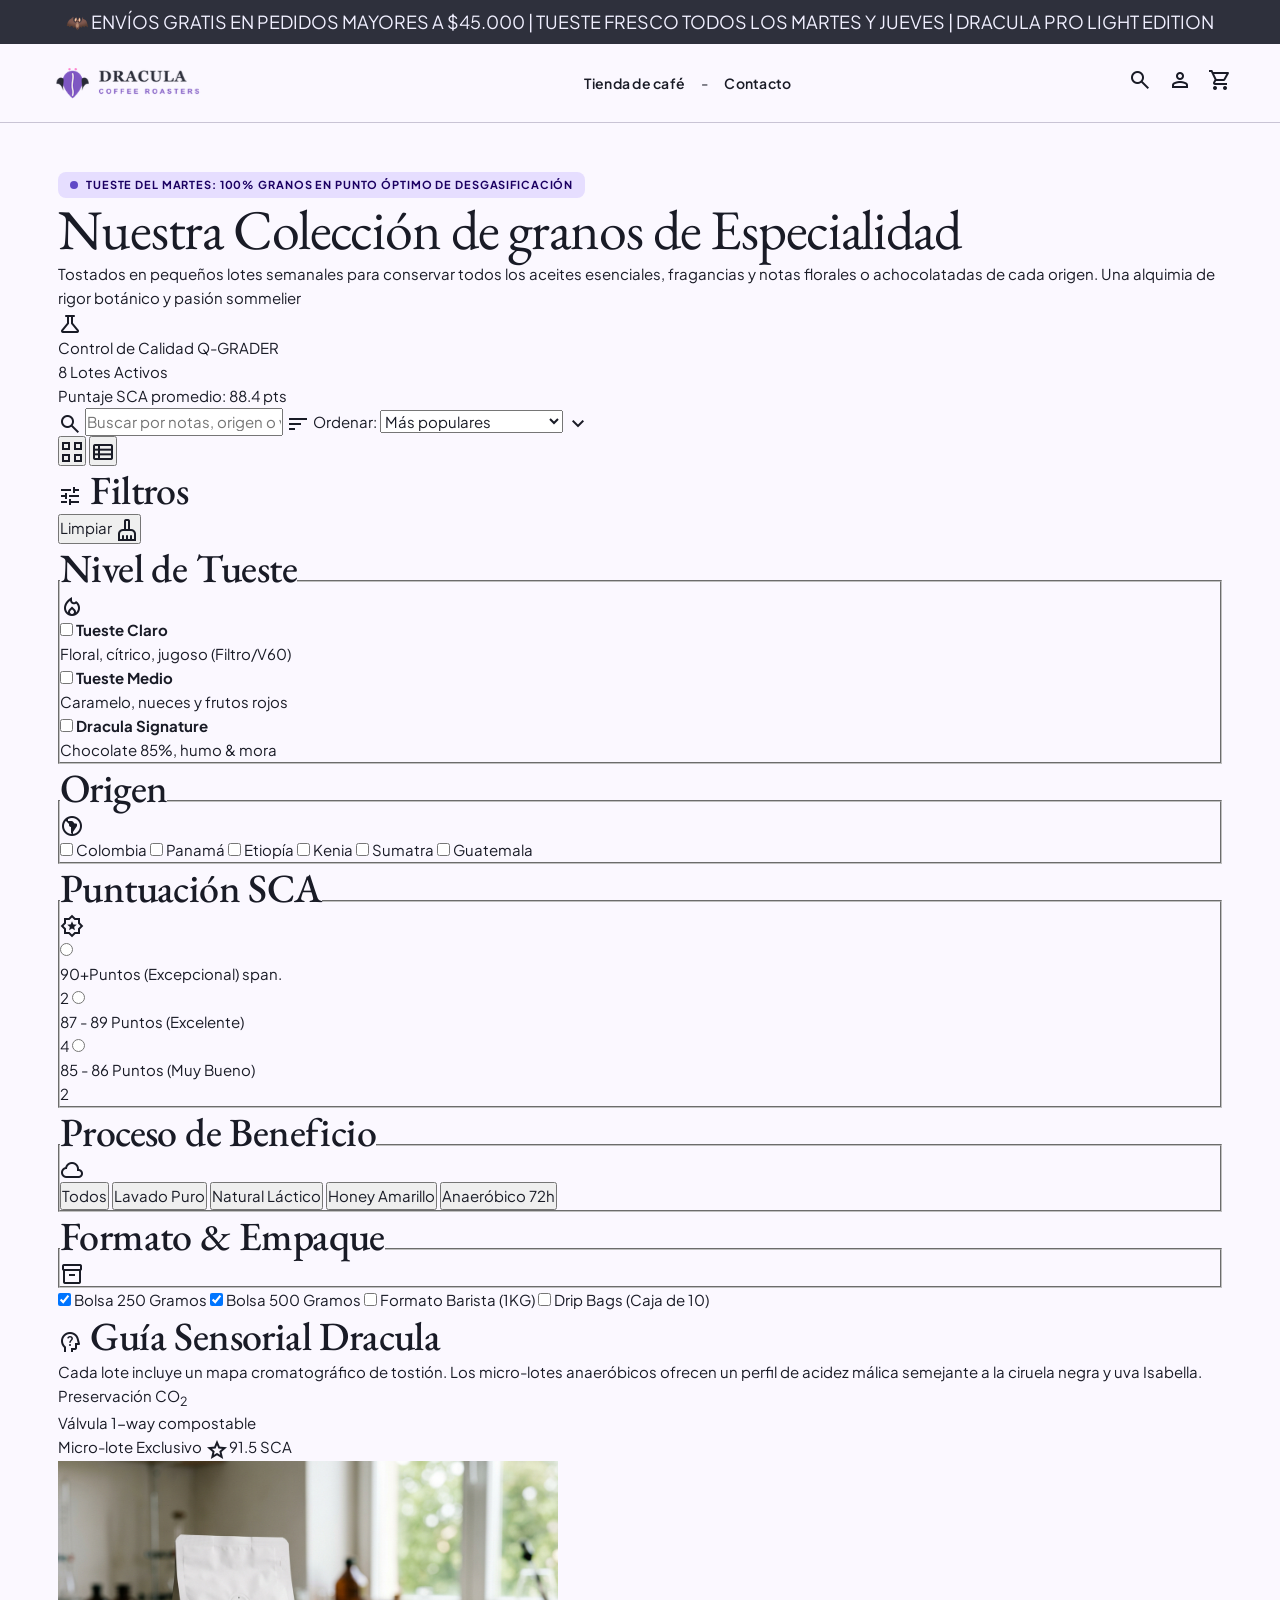
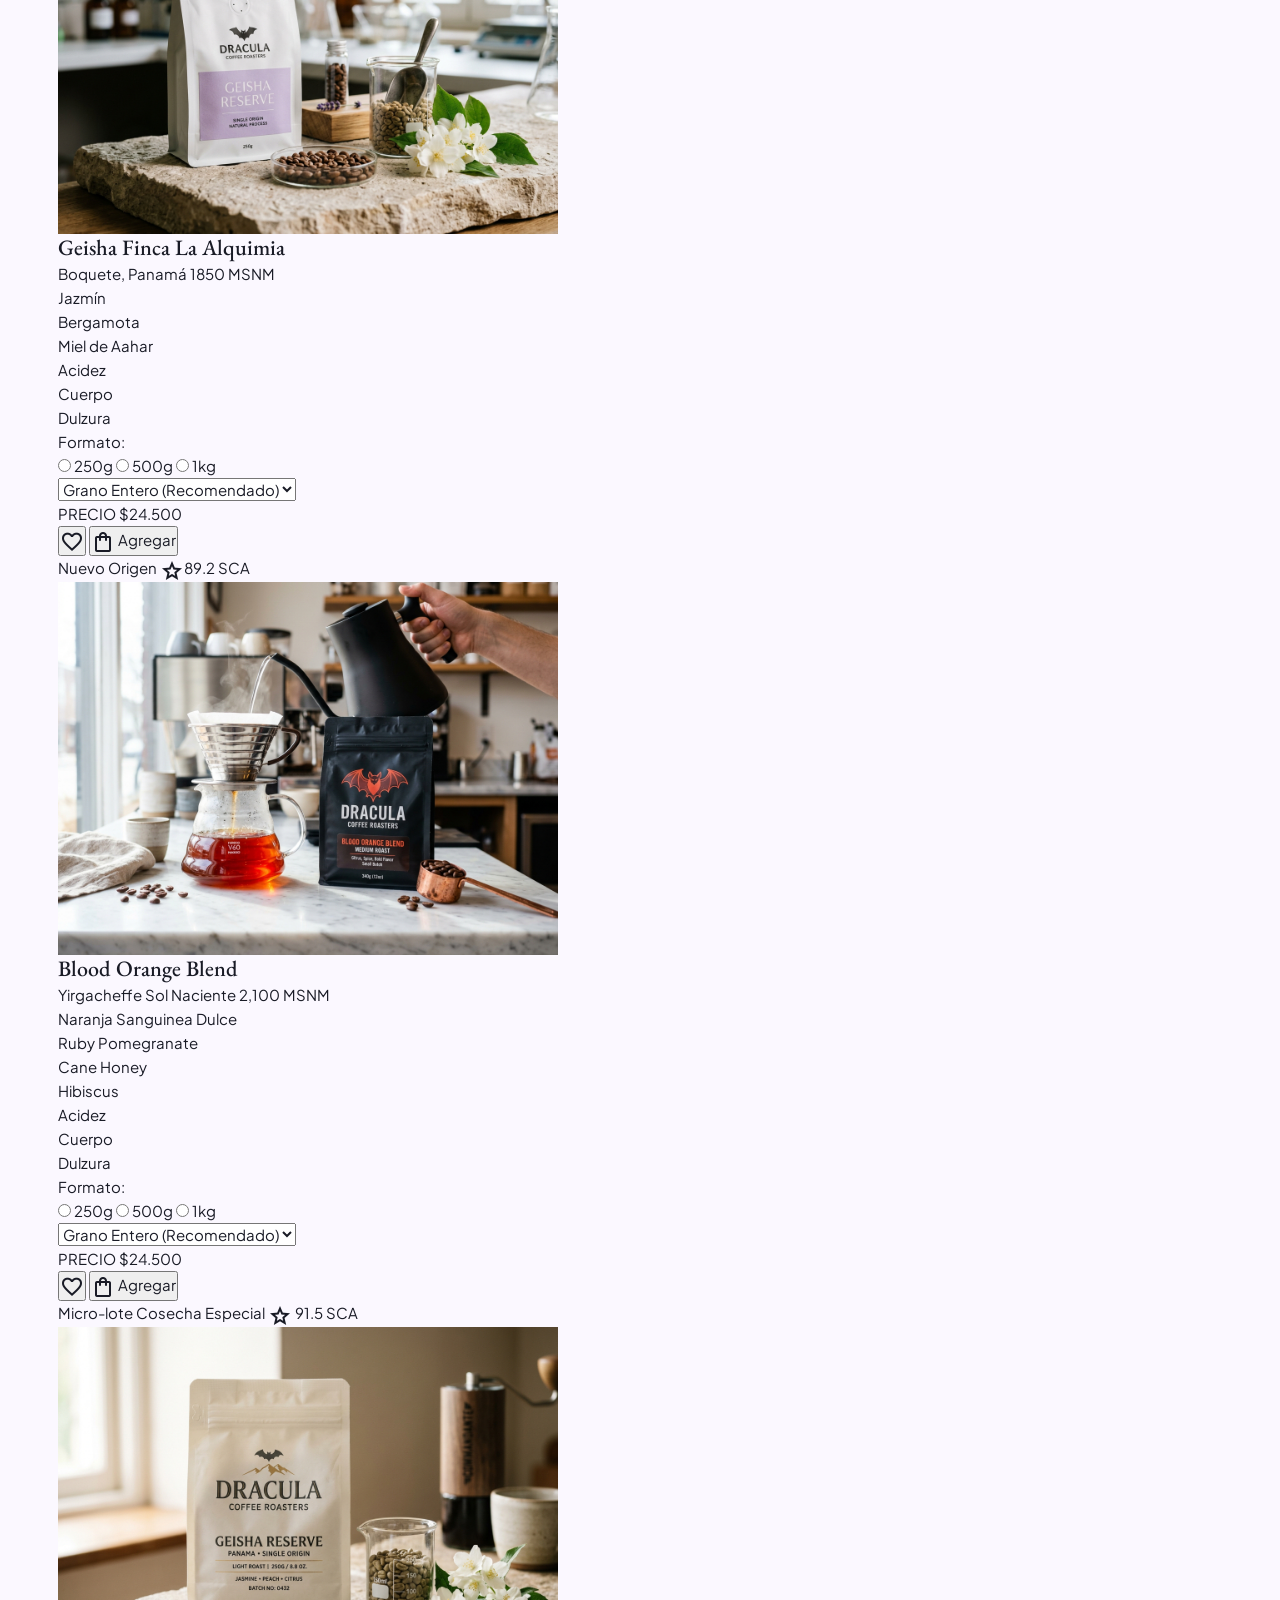
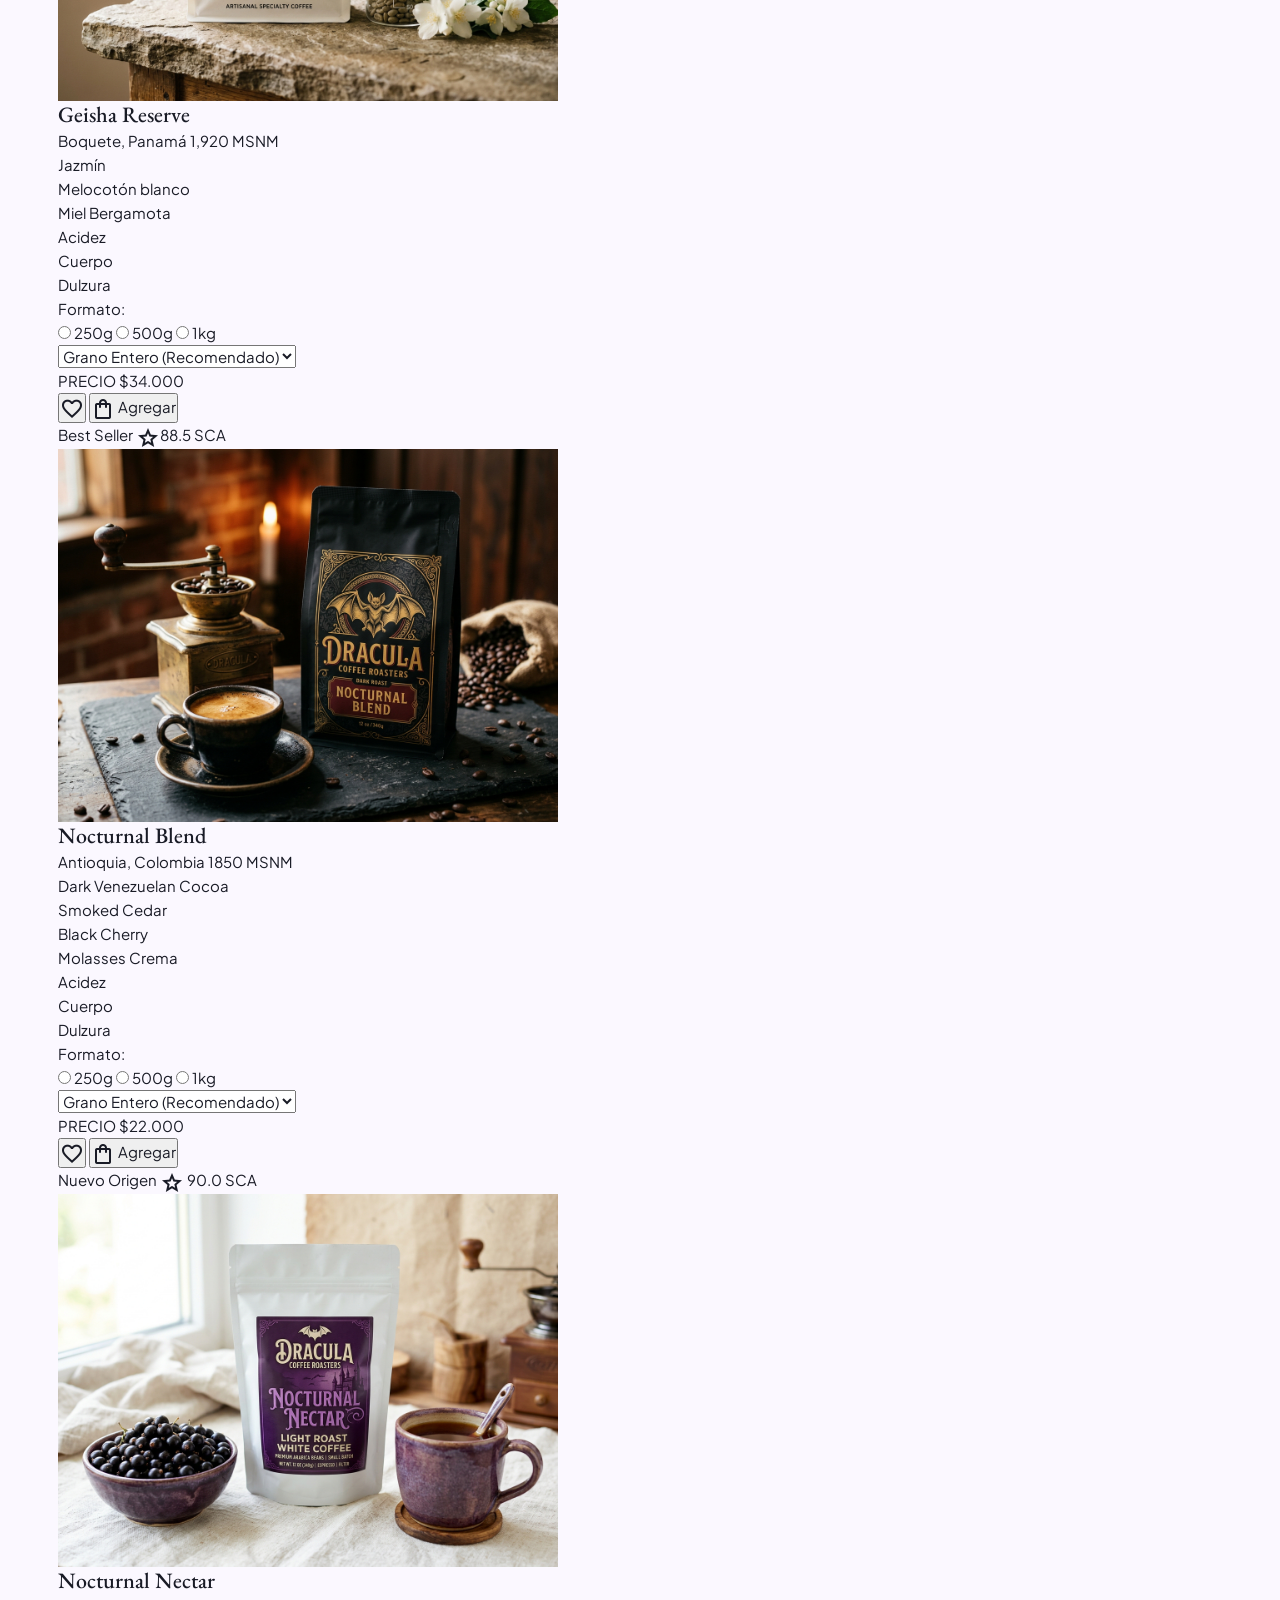
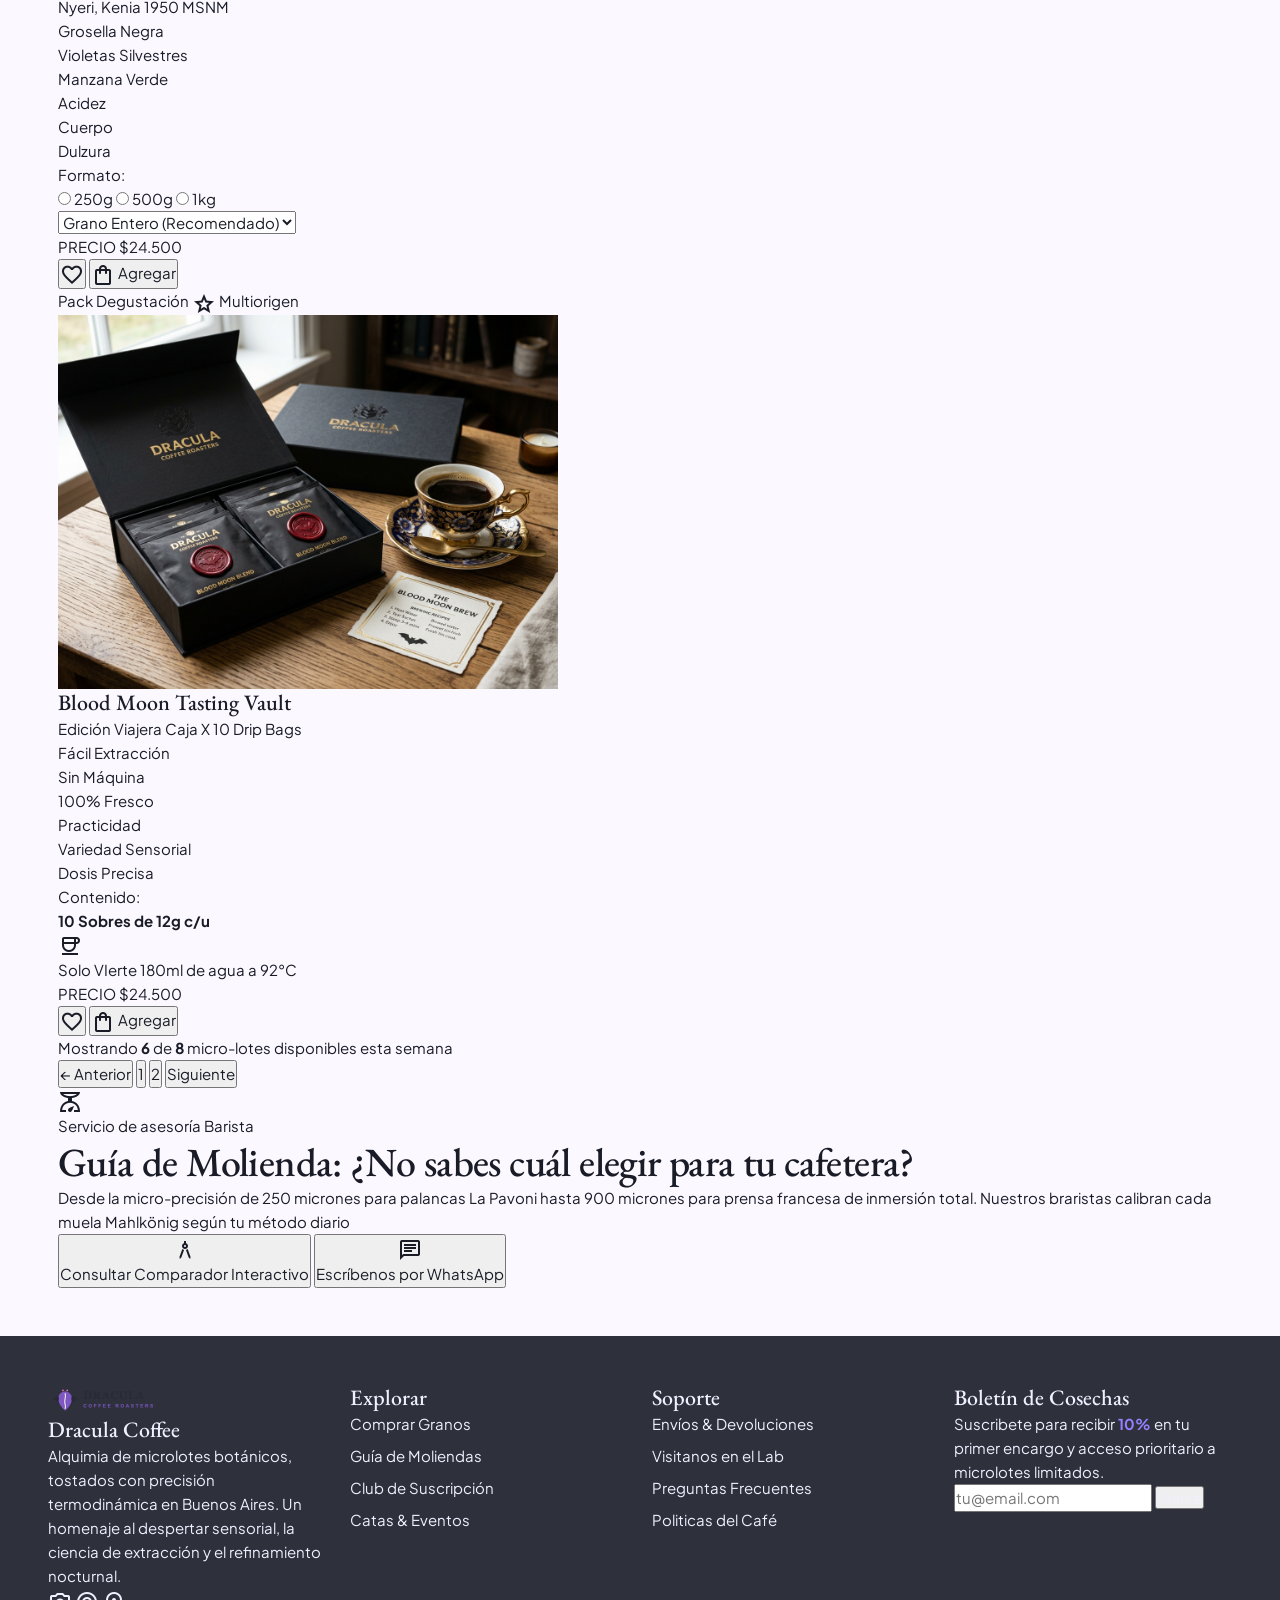
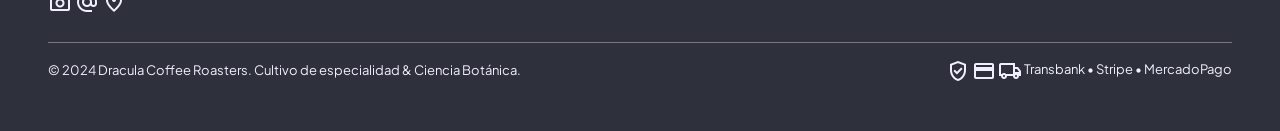
<file: index.html>
<!doctype html>
<html lang="es">
  <head>
    <meta charset="UTF-8" />
    <meta
      name="viewport"
      content="width=device-width, initial-scale=1.0" />
    <link
      rel="shortcut icon"
      href="data:,"
      type="image/x-icon" />
    <title>Tienda de café - Dracula Coffee Roasters</title>
    <!-- Pre-carga de tipografía (fallback) -->
    <link
      rel="preload"
      href="./assets/fonts/EB_Garamond/EBGaramond-Regular.ttf"
      as="font"
      type="font/ttf" />
    <link
      rel="preload"
      href="./assets/fonts/Plus_Jakarta_Sans/PlusJakartaSans-Regular.ttf"
      as="font"
      type="font/ttf" />
    <!-- Tipografía EB Garamond y Plus Jakarta Sans -->
    <link
      rel="preconnect"
      href="https://fonts.googleapis.com" />
    <link
      rel="preconnect"
      href="https://fonts.gstatic.com"
      crossorigin />
    <link
      href="https://fonts.googleapis.com/css2?family=EB+Garamond:ital,wght@0,400..800;1,400..800&family=Plus+Jakarta+Sans:ital,wght@0,200..800;1,200..800&display=swap"
      rel="stylesheet"
      crossorigin />
    <!-- Material Icons -->
    <link
      href="https://fonts.googleapis.com/css2?family=Material+Symbols+Outlined:opsz,wght,FILL,GRAD@20..48,100..700,0..1,-50..200&icon_names=person,shopping_cart,search,science,sort,stat_minus_1,view_comfy_alt,view_list,tune,mode_heat,cleaning_services,south_america,award_star,cloud,inventory_2,psychology_alt,star,favorite,shopping_bag,coffee,scale,architecture,chat,photo_camera,alternate_email,location_on,verified_user,credit_card,local_shipping"
      rel="stylesheet"
      crossorigin />
    <link
      rel="stylesheet"
      href="./css/style.css" />
  </head>
  <body>
    <!-- Header -->
    <header>
      <!-- Header-Top -->
      <div class="site-header__announcement">
        <p>
          🦇 ENVÍOS GRATIS EN PEDIDOS MAYORES A $45.000 | TUESTE FRESCO TODOS
          LOS MARTES Y JUEVES | DRACULA PRO LIGHT EDITION
        </p>
      </div>
      <!-- Nav -->
      <nav class="main-nav">
        <!-- Logo -->
        <div class="main-nav__logo">
          <a href="./index.html">
            <img
              src="./assets/img/logo.svg"
              alt="El logo es un grano de cafe con alas fe murciélago"
              width="200" />
          </a>
        </div>
        <!-- Nav-Links -->
        <ul class="main-nav__links">
          <li><a href="./index.html">Tienda de café</a></li>
          <li>-</li>
          <li><a href="./pages/contacto.html">Contacto</a></li>
        </ul>
        <!-- Nav-Actions -->
        <ul class="main-nav__actions">
          <li>
            <a href="#">
              <span class="material-symbols-outlined"> search </span>
            </a>
          </li>
          <li class="main-nav__action">
            <a href="#">
              <span class="material-symbols-outlined"> person </span>
            </a>
          </li>
          <li class="main-nav__action">
            <a href="#">
              <span class="material-symbols-outlined">shopping_cart</span>
            </a>
          </li>
        </ul>
      </nav>
    </header>
    <!-- Main -->
    <main
      id="shop-page"
      class="shop-page">
      <!-- Hero Section -->
      <div class="hero">
        <p class="hero__cta">
          <span class="hero__cta-indicator"></span>
          <b
            >TUESTE DEL MARTES: 100% GRANOS EN PUNTO ÓPTIMO DE
            DESGASIFICACIÓN</b
          >
        </p>
        <h1>Nuestra Colección de granos de Especialidad</h1>
        <p>
          Tostados en pequeños lotes semanales para conservar todos los aceites
          esenciales, fragancias y notas florales o achocolatadas de cada
          origen. Una alquimia de rigor botánico y pasión sommelier
        </p>
        <div class="quality-badge">
          <span class="material-symbols-outlined"> science </span>
          <p class="quality-badge__label">Control de Calidad Q-GRADER</p>
          <p class="quality-badge__value">8 Lotes Activos</p>
          <p>Puntaje SCA promedio: 88.4 pts</p>
        </div>
      </div>
      <!-- Búsqueda del producto -->
      <section
        id="product-controls"
        class="product-controls">
        <!-- TODO: definir el method y action del formulario -->
        <form
          id="product-controls__form"
          class="search-form">
          <!-- Campo de búsqueda -->
          <!-- Hay que agregar un for al label y un name al input-->
          <label
            for="product-controls__search"
            class="search-input">
            <span class="material-symbols-outlined">search</span>
            <input
              type="text"
              id="search-input"
              name="query"
              placeholder="Buscar por notas, origen o variedad..." />
          </label>
          <!-- select -->
          <label
            for="sort-select"
            class="product-controls__sort">
            <span class="material-symbols-outlined">sort</span>
            <span class="product-controls__sort-select">Ordenar:</span>
            <select
              name="sort-select"
              id="sort"
              class="product-controls__sort-select">
              <option value="popular">Más populares</option>
              <option value="score">Mayor puntaje SCA</option>
              <option value="fresh">Recién tostados</option>
              <option value="price-desc">Precio: mayor a menor</option>
            </select>
            <span class="material-symbols-outlined product-controls__sort-icon">
              stat_minus_1
            </span>
          </label>
          <!-- toggle -->
          <div class="product-controls__view">
            <!-- Grid -->
            <button
              type="button"
              class="product-controls__view-button product-controls__view-button--grid"
              aria-label="Vista en cuadricula">
              <span class="material-symbols-outlined"> view_comfy_alt </span>
            </button>

            <button
              type="button"
              class="product-controls__view-button product-controls__view-button--list"
              aria-label="Vista en lista">
              <span class="material-symbols-outlined"> view_list </span>
            </button>
          </div>
        </form>
      </section>
      <!-- Mostrar productos -->
      <div class="shop-page__content">
        <!-- Aside filtros -->
        <aside
          id="filters-sidebar"
          class="filters">
          <form
            id="filters-form"
            class="filters__form">
            <!-- Header del aside -->
            <header class="filters__header">
              <h2 class="filters__title">
                <span class="material-symbols-outlined"> tune </span>
                Filtros
              </h2>

              <button
                type="reset"
                class="filters__clear">
                Limpiar
                <span class="material-symbols-outlined">
                  cleaning_services
                </span>
              </button>
            </header>
            <!-- Grupo de filtros: Nivel de tueste -->
            <fieldset class="filters__group">
              <legend class="filters__legend">
                <h2>Nivel de Tueste</h2>
                <span class="material-symbols-outlined">mode_heat</span>
              </legend>
              <div class="filters__option-group">
                <label
                  for="filter-roast-light"
                  class="filters__option">
                  <input
                    type="checkbox"
                    name="roast"
                    value="light" />
                  <strong>Tueste Claro</strong>
                </label>
                <p>Floral, cítrico, jugoso (Filtro/V60)</p>
              </div>
              <div class="filters__option-group">
                <label
                  for="filter-roast-medium"
                  class="filters__option">
                  <input
                    type="checkbox"
                    name="roast"
                    value="medium" />
                  <strong>Tueste Medio</strong>
                </label>
                <p>Caramelo, nueces y frutos rojos</p>
              </div>
              <div class="filters__option-group">
                <label
                  for="filter-roast-signature"
                  class="filters__option">
                  <input
                    type="checkbox"
                    name="roast"
                    value="signature" />
                  <strong>Dracula Signature</strong>
                </label>
                <p>Chocolate 85%, humo & mora</p>
              </div>
            </fieldset>
            <!-- Grupo de filtros: Origen -->
            <fieldset class="filters__group">
              <legend class="filters__legend">
                <h2>Origen</h2>
                <span class="material-symbols-outlined">south_america</span>
              </legend>
              <label class="filters__option">
                <input
                  type="checkbox"
                  name="origin"
                  value="colombia" />
                Colombia
              </label>
              <label class="filters__option">
                <input
                  type="checkbox"
                  name="origin"
                  value="panama" />
                Panamá
              </label>
              <label class="filters__option">
                <input
                  type="checkbox"
                  name="origin"
                  value="etiopia" />
                Etiopía
              </label>
              <label class="filters__option">
                <input
                  type="checkbox"
                  name="origin"
                  value="kenia" />
                Kenia
              </label>
              <label class="filters__option">
                <input
                  type="checkbox"
                  name="origin"
                  value="sumatra" />
                Sumatra
              </label>
              <label class="filters__option">
                <input
                  type="checkbox"
                  name="origin"
                  value="guatemala" />
                Guatemala
              </label>
            </fieldset>
            <!-- Grupo de filtros: Puntuación SCA -->
            <fieldset class="filters__group">
              <legend class="filters__legend">
                <h2>Puntuación SCA</h2>
                <span class="material-symbols-outlined"> award_star </span>
              </legend>
              <label
                class="filters__option"
                for="filter-sca-1">
                <input
                  id="filter-sca-1"
                  name="sca-score"
                  type="radio"
                  value="90-plus" />
                <p>90+Puntos (Excepcional) span.</p>
                <span class="filters_quantity">2</span>
              </label>
              <label
                class="filters__option"
                for="filter-sca-2">
                <input
                  id="filter-sca-2"
                  name="sca-score"
                  type="radio"
                  value="87-89" />
                <p>87 - 89 Puntos (Excelente)</p>
                <span class="filters__quantity">4</span>
              </label>
              <label
                class="filters__option"
                for="filter-sca-3">
                <input
                  id="filter-sca-3"
                  name="sca-score"
                  type="radio"
                  value="85-86" />
                <p>85 - 86 Puntos (Muy Bueno)</p>
                <span class="filters__quantity">2</span>
              </label>
            </fieldset>
            <!-- Grupo de filtros: Proceso de Beneficio -->
            <fieldset class="filters__group">
              <legend class="filters__legend">
                <h2>Proceso de Beneficio</h2>
                <span class="material-symbols-outlined"> cloud </span>
              </legend>
              <button
                class="filters__button"
                type="button"
                title="Todos"
                value="all">
                Todos
              </button>
              <button
                class="filters__button"
                type="button"
                title="Lavado Puro"
                value="purewash">
                Lavado Puro
              </button>
              <button
                class="filters__button"
                type="button"
                title="Natural Láctico"
                value="naturallac">
                Natural Láctico
              </button>
              <button
                class="filters__button"
                type="button"
                title="Honey Amarillo"
                value="honeyyellow">
                Honey Amarillo
              </button>
              <button
                class="filters__button"
                type="button"
                title="Anaeróbico 72h"
                value="anaerobic">
                Anaeróbico 72h
              </button>
            </fieldset>
            <!-- Grupo Filtros: Formato & Empaque -->
            <fieldset class="filters__group">
              <legend class="filters__legend">
                <h2>Formato & Empaque</h2>
                <span class="material-symbols-outlined"> inventory_2 </span>
              </legend>
            </fieldset>
            <label class="filters__option">
              <input
                type="checkbox"
                name="package"
                value="bag-250"
                checked />
              Bolsa 250 Gramos
            </label>
            <label class="filters__option">
              <input
                type="checkbox"
                name="package"
                value="bag-500"
                checked />
              Bolsa 500 Gramos
            </label>
            <label class="filters__option">
              <input
                type="checkbox"
                name="package"
                value="bar-bag-1k" />
              Formato Barista (1KG)
            </label>
            <label class="filters__option">
              <input
                type="checkbox"
                name="package"
                value="drip-bag-x10" />
              Drip Bags (Caja de 10)
            </label>
          </form>
          <!-- ASIDE: sección guie sensorial Dracula -->
          <section class="sensorial-guide">
            <header>
              <h2>
                <span class="material-symbols-outlined"> psychology_alt </span>
                Guía Sensorial Dracula
              </h2>
            </header>

            <p>
              Cada lote incluye un mapa cromatográfico de tostión. Los
              micro-lotes anaeróbicos ofrecen un perfil de acidez málica
              semejante a la ciruela negra y uva Isabella.
            </p>
            <!-- TODO: agregar una clase y un ID -->
            <div>
              <p>Preservación CO<sub>2</sub></p>
              <p>Válvula 1-way compostable</p>
            </div>
          </section>
        </aside>
        <!-- Grilla de productos -->
        <!-- TODO: hay que agregar una clase para cambiar la disposición de la vista de productos -->
        <section
          id="product-list"
          class="product-list">
          <div class="product-list__grid">
            <!-- Product Card 1 -->
            <article class="product-card">
              <header class="product-card__header">
                <span class="badge badge--exclusive">Micro-lote Exclusivo</span>
                <span class="badge badge--score">
                  <span class="material-symbols-outlined"> star </span>91.5 SCA
                </span>
              </header>
              <!-- Cambiar el tamaño de las imágenes y optimizarlas -->
              <figure class="product-card__image">
                <img
                  width="500"
                  src="./assets/img/products/product_geisha_reserve.jpg"
                  alt="Producto Geisha Finca La Alquimia" />
                <!-- El figcaption se debería agregar para mayor accesibilidad y ocultar con css -->
              </figure>
              <div class="product-card__body">
                <h3 class="product-card__title">Geisha Finca La Alquimia</h3>
                <p class="product-card__origin">
                  <span class="product-card__origin-name">Boquete, Panamá</span>
                  <span class="product-card__origin-detail">1850 MSNM</span>
                </p>
                <ul class="product-card__notes">
                  <li class="product-card__note">Jazmín</li>
                  <li class="product-card__note">Bergamota</li>
                  <li class="product-card__note">Miel de Aahar</li>
                </ul>
                <!-- Rating -->
                <!-- Attribute Acidez -->
                <div class="product-card__attribute">
                  <div class="product-card__attribute">
                    <p class="product-card__attribute-label">Acidez</p>
                    <div>
                      <span
                        class="rating-bar__segment rating-bar__segment--filled"></span>
                      <span
                        class="rating-bar__segment rating-bar__segment--filled"></span>
                      <span
                        class="rating-bar__segment rating-bar__segment--filled"></span>
                      <span
                        class="rating-bar__segment rating-bar__segment--filled"></span>
                      <span
                        class="rating-bar__segment rating-bar__segment--empty"></span>
                    </div>
                  </div>
                  <!-- Attribute Cuerpo -->
                  <div class="product-card__attribute">
                    <p class="product-card__attribute-label">Cuerpo</p>
                    <div>
                      <span
                        class="rating-bar__segment rating-bar__segment--filled"></span>
                      <span
                        class="rating-bar__segment rating-bar__segment--filled"></span>
                      <span
                        class="rating-bar__segment rating-bar__segment--filled"></span>
                      <span
                        class="rating-bar__segment rating-bar__segment--empty"></span>
                      <span
                        class="rating-bar__segment rating-bar__segment--empty"></span>
                    </div>
                  </div>
                </div>
                <!-- Attribute -->
                <div class="product-card__attribute">
                  <p class="product-card__attribute-label">Dulzura</p>
                  <div>
                    <span
                      class="rating-bar__segment rating-bar__segment--filled"></span>
                    <span
                      class="rating-bar__segment rating-bar__segment--filled"></span>
                    <span
                      class="rating-bar__segment rating-bar__segment--filled"></span>
                    <span
                      class="rating-bar__segment rating-bar__segment--filled"></span>
                    <span
                      class="rating-bar__segment rating-bar__segment--empty"></span>
                  </div>
                </div>
                <!-- Footer -->
                <footer class="product-card__footer">
                  <!-- Formulario -->
                  <form class="product-card__newsletter">
                    <!-- Format -->
                    <div class="product-card__format">
                      <p class="product-card__format-title">Formato:</p>
                      <label class="product-card__format-option">
                        <input
                          type="radio"
                          name="format-1"
                          value="250g" />
                        <span>250g</span>
                      </label>
                      <label class="product-card__format-option">
                        <input
                          type="radio"
                          name="format-1"
                          value="500g" />
                        <span>500g</span>
                      </label>
                      <label class="product-card__format-option">
                        <input
                          type="radio"
                          name="format-1"
                          value="1kg" />
                        <span>1kg</span>
                      </label>
                    </div>
                    <!-- beans -->
                    <select
                      class="product-card__grind"
                      name="beans"
                      id="beans-1">
                      <!-- TODO: pensar en los valores que debería tener cada opción. -->
                      <option value="whole-bean">
                        Grano Entero (Recomendado)
                      </option>
                      <option value="v60-kalita">
                        Molido Filtro V60 /Kalita
                      </option>
                      <option value="french-press">
                        Molido Prensa Francesa
                      </option>
                      <option value="espresso">Molido Espresso Fino</option>
                    </select>
                    <!-- Form Actions -->
                    <section class="product-card__actions">
                      <p class="product-card__price">
                        <span class="price-text">PRECIO</span>
                        <span class="price-value">$24.500</span>
                      </p>
                      <button
                        type="button"
                        class="product-card__favorite"
                        aria-label="Me gusta">
                        <span class="material-symbols-outlined">favorite</span>
                      </button>
                      <button
                        type="submit"
                        class="form-actions__add-cart">
                        <span class="material-symbols-outlined">
                          shopping_bag
                        </span>
                        <span>Agregar</span>
                      </button>
                    </section>
                  </form>
                </footer>
              </div>
            </article>
            <!-- Product Card 2 -->
            <article class="product-card">
              <header class="product-card__header">
                <span class="badge badge--exclusive">Nuevo Origen</span>
                <span class="badge badge--score">
                  <span class="material-symbols-outlined">star</span>89.2 SCA
                </span>
              </header>
              <!-- TODO: Cambiar el tamaño de las imágenes y optimizarlas -->
              <figure class="product-card__image">
                <img
                  width="500"
                  src="./assets/img/products/product_blood_orange.jpg"
                  alt="Producto blood orange blend" />
                <!-- El figcaption se debería agregar para mayor accesibilidad y ocultar con css -->
              </figure>
              <div class="product-card__body">
                <h3 class="product-card__title">Blood Orange Blend</h3>
                <p class="product-card__origin">
                  <span class="product-card__origin-name">
                    Yirgacheffe Sol Naciente
                  </span>
                  <span class="product-card__origin-detail">2,100 MSNM</span>
                </p>
                <ul class="product-card__notes">
                  <li class="product-card__note">Naranja Sanguinea Dulce</li>
                  <li class="product-card__note">Ruby Pomegranate</li>
                  <li class="product-card__note">Cane Honey</li>
                  <li class="product-card__note">Hibiscus</li>
                </ul>
                <!-- Rating -->
                <!-- Attribute Acidez -->
                <div class="product-card__attributes">
                  <div class="product-card__attribute">
                    <p class="product-card__attribute-label">Acidez</p>
                    <div>
                      <span
                        class="rating-bar__segment rating-bar__segment--filled"></span>
                      <span
                        class="rating-bar__segment rating-bar__segment--filled"></span>
                      <span
                        class="rating-bar__segment rating-bar__segment--filled"></span>
                      <span
                        class="rating-bar__segment rating-bar__segment--filled"></span>
                      <span
                        class="rating-bar__segment rating-bar__segment--empty"></span>
                    </div>
                  </div>
                  <!-- Attribute Cuerpo -->
                  <div class="product-card__attribute">
                    <p class="product-card__attribute-label">Cuerpo</p>
                    <div>
                      <span
                        class="rating-bar__segment rating-bar__segment--filled"></span>
                      <span
                        class="rating-bar__segment rating-bar__segment--filled"></span>
                      <span
                        class="rating-bar__segment rating-bar__segment--filled"></span>
                      <span
                        class="rating-bar__segment rating-bar__segment--filled"></span>
                      <span
                        class="rating-bar__segment rating-bar__segment--empty"></span>
                    </div>
                  </div>
                </div>
                <!-- Attribute -->
                <div class="product-card__attribute">
                  <p class="product-card__attribute-label">Dulzura</p>
                  <div>
                    <span
                      class="rating-bar__segment rating-bar__segment--filled"></span>
                    <span
                      class="rating-bar__segment rating-bar__segment--filled"></span>
                    <span
                      class="rating-bar__segment rating-bar__segment--filled"></span>
                    <span
                      class="rating-bar__segment rating-bar__segment--empty"></span>
                    <span
                      class="rating-bar__segment rating-bar__segment--empty"></span>
                  </div>
                </div>
                <!-- Footer -->
                <footer class="product-card__footer">
                  <!-- Formulario -->
                  <form class="product-card__form">
                    <!-- Format -->
                    <div class="product-card__format">
                      <p class="product-card__format-title">Formato:</p>
                      <label class="product-card__format-option">
                        <input
                          type="radio"
                          name="format-2"
                          value="250g" />
                        <span>250g</span>
                      </label>
                      <label class="product-card__format-option">
                        <input
                          type="radio"
                          name="format-2"
                          value="500g" />
                        <span>500g</span>
                      </label>
                      <label class="product-card__format-option">
                        <input
                          type="radio"
                          name="format-2"
                          value="1kg" />
                        <span>1kg</span>
                      </label>
                    </div>
                    <!-- beans -->
                    <select
                      class="product-card__grind"
                      name="beans-2"
                      id="beans">
                      <option value="whole-bean">
                        Grano Entero (Recomendado)
                      </option>
                      <option value="v60-kalita">
                        Molido Filtro V60 /Kalita
                      </option>
                      <option value="french-press">
                        Molido Prensa Francesa
                      </option>
                      <option value="espresso">Molido Espresso Fino</option>
                    </select>
                    <!-- Form Actions -->
                    <section class="product-card__actions">
                      <p class="product-card__price">
                        <span class="price-text">PRECIO</span>
                        <span class="price-value">$24.500</span>
                      </p>
                      <button
                        type="button"
                        class="product-card__favorite"
                        aria-label="Me gusta">
                        <span class="material-symbols-outlined">favorite</span>
                      </button>
                      <button
                        type="submit"
                        class="product-card__add-cart">
                        <span class="material-symbols-outlined">
                          shopping_bag
                        </span>
                        <span>Agregar</span>
                      </button>
                    </section>
                  </form>
                </footer>
              </div>
            </article>
            <!-- Product Card 3 -->
            <article class="product-card">
              <header class="product-card__header">
                <span class="badge badge--exclusive">
                  Micro-lote Cosecha Especial
                </span>
                <span class="badge badge--score">
                  <span class="material-symbols-outlined"> star </span>
                  91.5 SCA
                </span>
              </header>
              <!-- Cambiar el tamaño de las imágenes y optimizarlas -->
              <figure class="product-card__image">
                <img
                  width="500"
                  src="./assets/img/products/product_geisha_white.jpg"
                  alt="Producto Geisha Finca La Alquimia" />
                <!-- El figcaption se debería agregar para mayor accesibilidad y ocultar con css -->
              </figure>
              <div class="product-card__body">
                <h3 class="product-card__title">Geisha Reserve</h3>
                <p class="product-card__origin">
                  <span class="product-card__origin-name">Boquete, Panamá</span>
                  <span class="product-card__origin-detail">1,920 MSNM</span>
                </p>
                <ul class="product-card__notes">
                  <li class="product-card__note">Jazmín</li>
                  <li class="product-card__note">Melocotón blanco</li>
                  <li class="product-card__note">Miel Bergamota</li>
                </ul>
                <!-- Rating -->
                <!-- Attribute Acidez -->
                <div class="product-card__attribute">
                  <div class="product-card__attribute">
                    <p class="product-card__attribute-label">Acidez</p>
                    <div>
                      <span
                        class="rating-bar__segment rating-bar__segment--filled"></span>
                      <span
                        class="rating-bar__segment rating-bar__segment--filled"></span>
                      <span
                        class="rating-bar__segment rating-bar__segment--filled"></span>
                      <span
                        class="rating-bar__segment rating-bar__segment--filled"></span>
                      <span
                        class="rating-bar__segment rating-bar__segment--filled"></span>
                    </div>
                  </div>
                  <!-- Attribute Cuerpo -->
                  <div class="product-card__attribute">
                    <p class="product-card__attribute-label">Cuerpo</p>
                    <div>
                      <span
                        class="rating-bar__segment rating-bar__segment--filled"></span>
                      <span
                        class="rating-bar__segment rating-bar__segment--filled"></span>
                      <span
                        class="rating-bar__segment rating-bar__segment--empty"></span>
                      <span
                        class="rating-bar__segment rating-bar__segment--empty"></span>
                      <span
                        class="rating-bar__segment rating-bar__segment--empty"></span>
                    </div>
                  </div>
                </div>
                <!-- Attribute -->
                <div class="product-card__attribute">
                  <p class="product-card__attribute-label">Dulzura</p>
                  <div>
                    <span
                      class="rating-bar__segment rating-bar__segment--filled"></span>
                    <span
                      class="rating-bar__segment rating-bar__segment--filled"></span>
                    <span
                      class="rating-bar__segment rating-bar__segment--filled"></span>
                    <span
                      class="rating-bar__segment rating-bar__segment--filled"></span>
                    <span
                      class="rating-bar__segment rating-bar__segment--filled"></span>
                  </div>
                </div>
                <!-- Footer -->
                <footer class="product-card__footer">
                  <!-- Formulario -->
                  <form class="product-card__form">
                    <!-- Format -->
                    <div class="product-card__format">
                      <p class="product-card__format-title">Formato:</p>
                      <label class="product-card__format-option">
                        <input
                          type="radio"
                          name="format-3"
                          value="250g" />
                        <span>250g</span>
                      </label>
                      <label class="product-card__format-option">
                        <input
                          type="radio"
                          name="format-3"
                          value="500g" />
                        <span>500g</span>
                      </label>
                      <label class="product-card__format-option">
                        <input
                          type="radio"
                          name="format-3"
                          value="1kg" />
                        <span>1kg</span>
                      </label>
                    </div>
                    <!-- beans -->
                    <select
                      class="product-card__grind"
                      name="beans-3"
                      id="beans">
                      <option value="whole-bean">
                        Grano Entero (Recomendado)
                      </option>
                      <option value="v60-kalita">
                        Molido Filtro V60 /Kalita
                      </option>
                      <option value="french-press">
                        Molido Prensa Francesa
                      </option>
                      <option value="espresso">Molido Espresso Fino</option>
                    </select>
                    <!-- Form Actions -->
                    <section class="product-card__actions">
                      <p class="product-card__price">
                        <span class="price-text">PRECIO</span>
                        <span class="price-value">$34.000</span>
                      </p>
                      <button
                        type="button"
                        class="product-card__favorite"
                        aria-label="Me gusta">
                        <span class="material-symbols-outlined">
                          favorite
                        </span>
                      </button>
                      <button
                        type="submit"
                        class="product-card__add-cart">
                        <span class="material-symbols-outlined">
                          shopping_bag
                        </span>
                        <span>Agregar</span>
                      </button>
                    </section>
                  </form>
                </footer>
              </div>
            </article>
            <!-- Product Card 4 -->
            <article class="product-card">
              <header class="product-card__header">
                <span class="badge badge--exclusive">Best Seller</span>
                <span class="badge badge--score"
                  ><span class="material-symbols-outlined">star</span>88.5
                  SCA</span
                >
              </header>
              <!-- Cambiar el tamaño de las imágenes y optimizarlas -->
              <figure class="product-card__image">
                <img
                  width="500"
                  src="./assets/img/products/product_nocturnal_blend.jpg"
                  alt="Producto Geisha Finca La Alquimia" />
                <!-- El figcaption se debería agregar para mayor accesibilidad y ocultar con css -->
              </figure>
              <div class="product-card__body">
                <h3 class="product-card__title">Nocturnal Blend</h3>
                <p class="product-card__origin">
                  <span class="product-card__origin-name"
                    >Antioquia, Colombia</span
                  >
                  <span class="product-card__origin-detail">1850 MSNM</span>
                </p>
                <ul class="product-card__notes">
                  <li class="product-card__note">Dark Venezuelan Cocoa</li>
                  <li class="product-card__note">Smoked Cedar</li>
                  <li class="product-card__note">Black Cherry</li>
                  <li class="product-card__note">Molasses Crema</li>
                </ul>
                <!-- Rating -->
                <!-- Attribute Acidez -->
                <div class="product-card__attributes">
                  <div class="product-card__attribute">
                    <p class="product-card__attribute-label">Acidez</p>
                    <div>
                      <span
                        class="rating-bar__segment rating-bar__segment--filled"></span>
                      <span
                        class="rating-bar__segment rating-bar__segment--empty"></span>
                      <span
                        class="rating-bar__segment rating-bar__segment--empty"></span>
                      <span
                        class="rating-bar__segment rating-bar__segment--empty"></span>
                      <span
                        class="rating-bar__segment rating-bar__segment--empty"></span>
                    </div>
                  </div>
                  <!-- Attribute Cuerpo -->
                  <div class="product-card__attribute">
                    <p class="product-card__attribute-label">Cuerpo</p>
                    <div>
                      <span
                        class="rating-bar__segment rating-bar__segment--filled"></span>
                      <span
                        class="rating-bar__segment rating-bar__segment--filled"></span>
                      <span
                        class="rating-bar__segment rating-bar__segment--filled"></span>
                      <span
                        class="rating-bar__segment rating-bar__segment--filled"></span>
                      <span
                        class="rating-bar__segment rating-bar__segment--filled"></span>
                    </div>
                  </div>
                </div>
                <!-- Attribute -->
                <div class="product-card__attribute">
                  <p class="product-card__attribute-label">Dulzura</p>
                  <div>
                    <span
                      class="rating-bar__segment rating-bar__segment--filled"></span>
                    <span
                      class="rating-bar__segment rating-bar__segment--filled"></span>
                    <span
                      class="rating-bar__segment rating-bar__segment--filled"></span>
                    <span
                      class="rating-bar__segment rating-bar__segment--filled"></span>
                    <span
                      class="rating-bar__segment rating-bar__segment--empty"></span>
                  </div>
                </div>
                <!-- Footer -->
                <footer class="product-card__footer">
                  <!-- Formulario -->
                  <form class="product-card__form">
                    <!-- Format -->
                    <div class="product-card__format">
                      <p class="product-card__format-title">Formato:</p>
                      <label class="product-card__format-option">
                        <input
                          type="radio"
                          name="format-4"
                          value="250g" />
                        <span>250g</span>
                      </label>
                      <label class="product-card__format-option">
                        <input
                          type="radio"
                          name="format-4"
                          value="500g" />
                        <span>500g</span>
                      </label>
                      <label class="product-card__format-option">
                        <input
                          type="radio"
                          name="format-4"
                          value="1kg" />
                        <span>1kg</span>
                      </label>
                    </div>
                    <!-- beans -->
                    <select
                      class="product-card__grind"
                      name="beans-4"
                      id="beans">
                      <option value="whole-bean">
                        Grano Entero (Recomendado)
                      </option>
                      <option value="v60-kalita">
                        Molido Filtro V60 /Kalita
                      </option>
                      <option value="french-press">
                        Molido Prensa Francesa
                      </option>
                      <option value="espresso">Molido Espresso Fino</option>
                    </select>
                    <!-- Form Actions -->
                    <section class="product-card__actions">
                      <p class="product-card__price">
                        <span class="price-text">PRECIO</span>
                        <span class="price-value">$22.000</span>
                      </p>
                      <button
                        aria-label="Me gusta"
                        class="product-card__favorite"
                        type="button">
                        <span class="material-symbols-outlined">favorite</span>
                      </button>
                      <button
                        class="product-card__add-cart"
                        type="submit">
                        <span class="material-symbols-outlined">
                          shopping_bag
                        </span>
                        <span>Agregar</span>
                      </button>
                    </section>
                  </form>
                </footer>
              </div>
            </article>
            <!-- Product Card 5 -->
            <article class="product-card">
              <header class="product-card__header">
                <span class="badge badge--new-origin">Nuevo Origen</span>
                <span class="badge badge--score">
                  <span class="material-symbols-outlined"> star </span>
                  90.0 SCA
                </span>
              </header>
              <!-- Cambiar el tamaño de las imágenes y optimizarlas -->
              <figure class="product-card__image">
                <img
                  alt="Producto Nocturnal Nectar"
                  src="./assets/img/products/product_nocturnal_nectar.jpg"
                  width="500" />
                <!-- El figcaption se debería agregar para mayor accesibilidad y ocultar con css -->
              </figure>
              <div class="product-card__body">
                <h3 class="product-card__title">Nocturnal Nectar</h3>
                <p class="product-card__origin">
                  <span class="product-card__origin-name">Nyeri, Kenia</span>
                  <span class="product-card__origin-detail">1950 MSNM</span>
                </p>
                <ul class="product-card__notes">
                  <li class="product-card__note">Grosella Negra</li>
                  <li class="product-card__note">Violetas Silvestres</li>
                  <li class="product-card__note">Manzana Verde</li>
                </ul>
                <!-- Rating -->
                <!-- Attribute Acidez -->
                <div class="product-card__attributes">
                  <div class="product-card__attribute">
                    <p class="product-card__attribute-label">Acidez</p>
                    <div>
                      <span
                        class="rating-bar__segment rating-bar__segment--filled"></span>
                      <span
                        class="rating-bar__segment rating-bar__segment--filled"></span>
                      <span
                        class="rating-bar__segment rating-bar__segment--filled"></span>
                      <span
                        class="rating-bar__segment rating-bar__segment--filled"></span>
                      <span
                        class="rating-bar__segment rating-bar__segment--filled"></span>
                    </div>
                  </div>
                  <!-- Attribute Cuerpo -->
                  <div class="product-card__attribute">
                    <p class="product-card__attribute-label">Cuerpo</p>
                    <div>
                      <span
                        class="rating-bar__segment rating-bar__segment--filled"></span>
                      <span
                        class="rating-bar__segment rating-bar__segment--filled"></span>
                      <span
                        class="rating-bar__segment rating-bar__segment--empty"></span>
                      <span
                        class="rating-bar__segment rating-bar__segment--empty"></span>
                      <span
                        class="rating-bar__segment rating-bar__segment--empty"></span>
                    </div>
                  </div>
                </div>
                <!-- Attribute -->
                <div class="product-card__attribute">
                  <p class="product-card__attribute-label">Dulzura</p>
                  <div>
                    <span
                      class="rating-bar__segment rating-bar__segment--filled"></span>
                    <span
                      class="rating-bar__segment rating-bar__segment--filled"></span>
                    <span
                      class="rating-bar__segment rating-bar__segment--filled"></span>
                    <span
                      class="rating-bar__segment rating-bar__segment--filled"></span>
                    <span
                      class="rating-bar__segment rating-bar__segment--empty"></span>
                  </div>
                </div>
                <!-- Footer -->
                <footer class="product-card__footer">
                  <!-- Formulario -->
                  <form class="product-card__form">
                    <!-- Format -->
                    <div class="product-card__format">
                      <p class="product-card__format-title">Formato:</p>
                      <label class="product-card__format-option">
                        <input
                          name="format-5"
                          type="radio"
                          value="250g" />
                        <span>250g</span>
                      </label>
                      <label class="product-card__format-option">
                        <input
                          name="format-5"
                          type="radio"
                          value="500g" />
                        <span>500g</span>
                      </label>
                      <label class="product-card__format-option">
                        <input
                          name="format-5"
                          type="radio"
                          value="1kg" />
                        <span>1kg</span>
                      </label>
                    </div>
                    <!-- beans -->
                    <select
                      class="product-card__grind"
                      id="beans-5"
                      name="beans">
                      <option value="whole-bean">
                        Grano Entero (Recomendado)
                      </option>
                      <option value="v60-kalita">
                        Molido Filtro V60 /Kalita
                      </option>
                      <option value="french-press">
                        Molido Prensa Francesa
                      </option>
                      <option value="espresso">Molido Espresso Fino</option>
                    </select>
                    <!-- Form Actions -->
                    <section class="product-card__actions">
                      <p class="product-card__price">
                        <span class="price-text">PRECIO</span>
                        <span class="price-value">$24.500</span>
                      </p>
                      <button
                        aria-label="Me gusta"
                        class="product-card__favorite"
                        type="button">
                        <span class="material-symbols-outlined">favorite</span>
                      </button>
                      <button
                        class="product-card__add-cart"
                        type="submit">
                        <span class="material-symbols-outlined">
                          shopping_bag
                        </span>
                        <span>Agregar</span>
                      </button>
                    </section>
                  </form>
                </footer>
              </div>
            </article>
            <!-- Product Card 6 -->
            <article class="product-card">
              <header class="product-card__header">
                <span class="badge badge--exclusive">Pack Degustación</span>
                <span class="badge badge--score">
                  <span class="material-symbols-outlined"> star </span>
                  Multiorigen
                </span>
              </header>
              <!-- Cambiar el tamaño de las imágenes y optimizarlas -->
              <figure class="product-card__image">
                <img
                  alt="Producto Geisha Finca La Alquimia"
                  src="./assets/img/products/product_blood_moon_box.jpg"
                  width="500" />
                <!-- El figcaption se debería agregar para mayor accesibilidad y ocultar con css -->
              </figure>
              <div class="product-card__body">
                <h3 class="product-card__title">Blood Moon Tasting Vault</h3>
                <p class="product-card__origin">
                  <span class="product-card__origin-name">Edición Viajera</span>
                  <span class="product-card__origin-detail"
                    >Caja X 10 Drip Bags</span
                  >
                </p>
                <ul class="product-card__notes">
                  <li class="product-card__note">Fácil Extracción</li>
                  <li class="product-card__note">Sin Máquina</li>
                  <li class="product-card__note">100% Fresco</li>
                </ul>
                <!-- Rating -->
                <!-- Attribute Acidez -->
                <div class="product-card__attributes">
                  <div class="product-card__attribute">
                    <p class="product-card__attribute-label">Practicidad</p>
                    <div>
                      <span
                        class="rating-bar__segment rating-bar__segment--filled"></span>
                      <span
                        class="rating-bar__segment rating-bar__segment--filled"></span>
                      <span
                        class="rating-bar__segment rating-bar__segment--filled"></span>
                      <span
                        class="rating-bar__segment rating-bar__segment--filled"></span>
                      <span
                        class="rating-bar__segment rating-bar__segment--filled"></span>
                    </div>
                  </div>
                  <!-- Attribute Cuerpo -->
                  <div class="product-card__attribute">
                    <p class="product-card__attribute-label">
                      Variedad Sensorial
                    </p>
                    <div>
                      <span
                        class="rating-bar__segment rating-bar__segment--filled"></span>
                      <span
                        class="rating-bar__segment rating-bar__segment--filled"></span>
                      <span
                        class="rating-bar__segment rating-bar__segment--filled"></span>
                      <span
                        class="rating-bar__segment rating-bar__segment--filled"></span>
                      <span
                        class="rating-bar__segment rating-bar__segment--filled"></span>
                    </div>
                  </div>
                </div>
                <!-- Attribute -->
                <div class="product-card__attribute">
                  <p class="product-card__attribute-label">Dosis Precisa</p>
                  <div>
                    <span
                      class="rating-bar__segment rating-bar__segment--filled"></span>
                    <span
                      class="rating-bar__segment rating-bar__segment--filled"></span>
                    <span
                      class="rating-bar__segment rating-bar__segment--filled"></span>
                    <span
                      class="rating-bar__segment rating-bar__segment--filled"></span>
                    <span
                      class="rating-bar__segment rating-bar__segment--filled"></span>
                  </div>
                </div>
                <!-- Footer -->
                <footer class="product-card__footer">
                  <div class="tasting-box">
                    <div class="tasting-box__quantity">
                      <p>Contenido:</p>
                      <p><strong>10 Sobres de 12g c/u</strong></p>
                    </div>
                    <div class="tasting-box__instructions">
                      <span class="material-symbols-outlined">coffee</span>
                      <p>Solo VIerte 180ml de agua a 92°C</p>
                    </div>
                  </div>
                  <!-- Form Actions -->
                  <section class="product-card__actions">
                    <p class="product-card__price">
                      <span class="price-text">PRECIO</span>
                      <span class="price-value">$24.500</span>
                    </p>
                    <button
                      aria-label="Me gusta"
                      class="product-card__favorite"
                      type="button">
                      <span class="material-symbols-outlined">favorite</span>
                    </button>
                    <button
                      class="product-card__add-cart"
                      type="submit">
                      <span class="material-symbols-outlined">
                        shopping_bag
                      </span>
                      <span>Agregar</span>
                    </button>
                  </section>
                </footer>
              </div>
            </article>
          </div>
          <!-- Pagination -->
          <div class="pagination">
            <p class="pagination__info">
              Mostrando <strong>6</strong> de <strong>8</strong> micro-lotes
              disponibles esta semana
            </p>

            <div class="pagination__controls">
              <button class="pagination__button pagination__button--previous">
                ← Anterior
              </button>
              <button
                class="pagination__button pagination__button--page pagination__button--active">
                1
              </button>
              <button class="pagination__button pagination__button--page">
                2
              </button>
              <button class="pagination__button pagination__button--next">
                Siguiente
              </button>
            </div>
          </div>
        </section>
      </div>
      <!-- Section Banner -->
      <section class="consultation-banner">
        <div class="consultation-banner__info">
          <span class="material-symbols-outlined"> scale </span>
          <div>
            <span>Servicio de asesoría Barista</span>
            <h2>Guía de Molienda: ¿No sabes cuál elegir para tu cafetera?</h2>
            <p>
              Desde la micro-precisión de 250 micrones para palancas La Pavoni
              hasta 900 micrones para prensa francesa de inmersión total.
              Nuestros braristas calibran cada muela Mahlkönig según tu método
              diario
            </p>
          </div>
        </div>
        <div class="consultation-banner__actions">
          <button class="button button--consult">
            <span class="material-symbols-outlined">architecture</span>
            <p>Consultar Comparador Interactivo</p>
          </button>
          <button class="btn btn__contact-wp">
            <span class="material-symbols-outlined"> chat </span>
            <p>Escríbenos por WhatsApp</p>
          </button>
        </div>
      </section>
    </main>
    <!-- Footer -->
    <footer>
      <div class="site-footer__top">
        <div>
          <!-- ? Falta agregar Alt a la imagen -->
          <img
            src="./assets/img/logo.svg"
            alt="" />
          <h3>Dracula Coffee</h3>
          <p>
            Alquimia de microlotes botánicos, tostados con precisión
            termodinámica en Buenos Aires. Un homenaje al despertar sensorial,
            la ciencia de extracción y el refinamiento nocturnal.
          </p>
          <div>
            <span class="material-symbols-outlined"> photo_camera </span>
            <span class="material-symbols-outlined"> alternate_email </span>
            <span class="material-symbols-outlined"> location_on </span>
          </div>
        </div>
        <div>
          <h3>Explorar</h3>
          <ul>
            <li><a href="#">Comprar Granos</a></li>
            <li><a href="#">Guía de Moliendas</a></li>
            <li><a href="#">Club de Suscripción</a></li>
            <li><a href="#">Catas & Eventos</a></li>
          </ul>
        </div>
        <div>
          <h3>Soporte</h3>
          <ul>
            <li><a href="#">Envíos & Devoluciones</a></li>
            <li><a href="#">Visitanos en el Lab</a></li>
            <li><a href="#">Preguntas Frecuentes</a></li>
            <li><a href="#">Politicas del Café</a></li>
          </ul>
        </div>
        <div>
          <h3>Boletín de Cosechas</h3>
          <p>
            Suscribete para recibir
            <span class="site-footer__discount">10%</span> en tu primer encargo
            y acceso prioritario a microlotes limitados.
          </p>
          <!-- Agregar clase - ID, entre otras cosas-->
          <form>
            <input
              type="email"
              name="suscribe"
              placeholder="tu@email.com" />
            <input
              type="submit"
              value="Unirse" />
          </form>
        </div>
      </div>
      <div class="site-footer__bottom">
        <p class="site-footer__copyright">
          &copy; 2024 Dracula Coffee Roasters. Cultivo de especialidad & Ciencia
          Botánica.
        </p>
        <div>
          <span class="material-symbols-outlined">verified_user</span>
          <span class="material-symbols-outlined">credit_card</span>
          <span class="material-symbols-outlined">local_shipping</span>
          <span>Transbank &#8226; Stripe &#8226; MercadoPago</span>
        </div>
      </div>
    </footer>
  </body>
</html>
</file>
<file: css/style.css>
/* ==================================================================
Tipografía
Google Fonts se carga desde el tag <link> en el head del HTML con los nombres
- EB Garamond (fallback local)
- Material Symbols CDN
=================================================================== */
/* Regular */
@font-face {
  font-family: "EB Garamond Local";
  src:
    local("EB Garamond Regular"),
    local("EBGaramond-Regular"),
    url("../assets/fonts/EB_Garamond/EBGaramond-Regular.ttf") format("truetype");
  font-weight: 400;
  font-style: normal;
  font-display: swap;
}

/* Italic */
@font-face {
  font-family: "EB Garamond Local";
  src:
    local("EB Garamond Italic"),
    local("EBGaramond-Italic"),
    url("../assets/fonts/EB_Garamond/EBGaramond-Italic.ttf") format("truetype");
  font-weight: 400;
  font-style: italic;
  font-display: swap;
}

/* Bold */
@font-face {
  font-family: "EB Garamond Local";
  src:
    local("EB Garamond Bold"),
    local("EBGaramond-Bold"),
    url("../assets/fonts/EB_Garamond/EBGaramond-Bold.ttf") format("truetype");
  font-weight: 700;
  font-style: normal;
  font-display: swap;
}

/* ==================================================================
Tipografía
- Plus Jakarta Sans (fallback local)
- Material Symbols CDN
=================================================================== */
/* Regular */
@font-face {
  font-family: "Plus Jakarta Sans Local";
  src:
    local("Plus Jakarta Sans Regular"),
    local("PlusJakartaSans-Regular"),
    url("../assets/fonts/Plus_Jakarta_Sans/PlusJakartaSans-Regular.ttf")
      format("truetype");
  font-weight: 400;
  font-style: normal;
  font-display: swap;
}

/* Italic */
@font-face {
  font-family: "Plus Jakarta Sans Local";
  src:
    local("Plus Jakarta Sans"),
    local("PlusJakartaSans-Italic"),
    url("../assets/fonts/Plus_Jakarta_Sans/PlusJakartaSans-Italic.ttf")
      format("truetype");
  font-weight: 400;
  font-style: italic;
  font-display: swap;
}

/* Bold */
@font-face {
  font-family: "Plus Jakarta Sans Local";
  src:
    local("Plus Jakarta Sans Bold"),
    local("PlusJakartaSans-Bold"),
    url("../assets/fonts/Plus_Jakarta_Sans/PlusJakartaSans-Bold.ttf")
      format("truetype");
  font-weight: 700;
  font-style: normal;
  font-display: swap;
}

/* ==================================================================
Colores y temas
=================================================================== */
:root {
  /* fuente */
  --font-title: "EB Garamond", "EB Garamond Local", Georgia, serif;
  --font-body:
    "Plus Jakarta Sans", "Plus Jakarta Sans Local", Arial, sans-serif;

  /* Superficies y texto */
  --background: #fbf8ff;
  --foreground: #191b26;
  --foreground-muted: #484553;
  --surface: #ffffff;
  --surface-low: #f3f2ff;
  --outline: #797585;
  --outline-variant: #c9c4d5;
  --inverse-surface: #2e303c;
  --inverse-on-surface: #f0efff;

  /* Brand Colors */
  --primary: #6049c6;
  --on-primary: #ffffff;
  --primary-light: #9580ff;
  --primary-fixed: #e6deff;
  --on-primary-fixed: #1b0062;

  --secondary: #a42e79;
  --secondary-foreground: #ffffff;

  --tertiary: #006b5f;
  --on-tertiary: #ffffff;

  --error: #ba1a1a;

  /* Bordes redondeados */
  --radius-sm: 0.25rem;
  --radius: 0.5rem;
  --radius-lg: 1rem;
  --radius-xl: 1.5rem;
  --radius-full: 9999px;

  /* Espaciado */
  --space-xs: 0.25rem;
  --space-sm: 0.5rem;
  --space-md: 1rem;
  --space-lg: 1.75rem;
  --space-xl: 3rem;

  /* Layout */
  --gutter: 1.5rem;
  --margin: 3rem;
  --container-max: 1260px;

  /* Tipografía: títulos */
  --text-hero-size: 3.5rem;
  --text-hero-line: 1.143;
  --text-hero-spacing: -0.02em;

  /* ! Esto tal vez sea mejor borrarlo */
  /* --text-hero-mobile-size: 2.375rem;
  --text-hero-mobile-line: 1.158;
  --text-hero-mobile-spacing: -0.01em; */

  /* TODO: debo definir un h1 diferente */
  /* --text-h1-size: 2.5rem;
  --text-h1-line: 1.158;
  --text-h1-spacing: -0.015em; */

  --text-h2-size: 2.5rem;
  --text-h2-line: 1.2;
  --text-h2-spacing: -0.015em;

  --text-h3-size: 1.375rem;
  --text-h3-line: 1.273;

  /* Tipografía: cuerpo */
  --text-lg-size: 1.125rem;
  --text-lg-line: 1.556;
  --text-md-size: 0.9375rem;
  --text-md-line: 1.6;
  --text-sm-size: 0.8125rem;
  --text-sm-line: 1.538;

  /* Tipografía: etiquetas */
  --text-label-md-size: 0.875rem;
  --text-label-sm-size: 0.6875rem;
  --text-label-sm-spacing: 0.08em;

  /* Transiciones */
  --transition-fast: 150ms ease;
  --transition-normal: 300ms ease;

  /* ! Aun no la use  */
  /* --text-cta-small-size: 0.6875rem; */
}

@media (max-width: 767px) {
  :root {
    --gutter: 1rem;
    --margin: 1.25rem;

    --text-hero-size: 2.375rem;
    --text-hero-line: 1.158;
    --text-hero-spacing: -0.01em;

    --text-h2-size: 1.75rem;
    --text-h2-line: 1.214;
    --text-h2-spacing: 0;
  }
}

@media (min-width: 768px) and (max-width: 1199px) {
  :root {
    --gutter: 1.25rem;
    --margin: 2rem;
  }
}

/* Tema Oscuro */
[data-theme="dark"] {
  --background: #282a36;
  --foreground: #f8f8f2;
  --foreground-muted: #c9c4d5;
  --surface: #343746;
  --surface-low: #2e30303c;
  --outline-variant: #44475a;
  --inverse-surface: #21222c;
  --inverse-on-surface: #f8f8f2;

  --primary: #c9beff;
  --on-primary: #2b008e;
  --primary-light: #e6deff;
  --primary-fixed: #472dac;
  --on-primary-fixed: #e6deff;

  --tertiary: #58dbc7;
}

/* ==================================================================
Reset
=================================================================== */
*,
*::before,
*::after {
  margin: 0;
  padding: 0;
  box-sizing: border-box;
}

img,
svg {
  display: block;
  max-width: 100%;
  height: auto;
}

button,
input,
select,
textarea {
  font: inherit;
  color: inherit;
}

button {
  cursor: pointer;
}

ul {
  list-style: none;
}
/* ==================================================================
Layout base
=================================================================== */
body {
  display: grid;
  grid-template-rows: auto 1fr auto;
  min-height: 100vh;
  background-color: var(--background);
  color: var(--foreground);
  font-family: var(--font-body);
  font-size: var(--text-md-size);
  line-height: var(--text-md-line);
  text-rendering: optimizeLegibility;
  transition:
    background-color var(--transition-normal),
    color var(--transition-normal);
}

h1,
h2,
h3,
h4,
h5,
h6 {
  font-family: var(--font-title);
  color: var(--foreground);
}

h1 {
  font-size: var(--text-hero-size);
  line-height: var(--text-hero-line);
  font-weight: 400;
  letter-spacing: var(--text-hero-spacing);
}

h2 {
  font-size: var(--text-h2-size);
  line-height: var(--text-h2-line);
  font-weight: 500;
  letter-spacing: var(--text-h2-spacing);
}

h3 {
  font-size: var(--text-h3-size);
  line-height: var(--text-h3-line);
  font-weight: 500;
}

p {
  line-height: inherit;
}

em {
  font-family: var(--font-title);
  font-style: italic;
}

strong,
b {
  font-weight: 700;
}

a {
  color: var(--primary);
  text-decoration: none;
  transition:
    color var(--transition-fast),
    opacity var(--transition-fast);

  &:hover {
    color: var(--primary-light);
  }
}

:focus-visible {
  outline: 3px solid var(--primary-light);
  outline-offset: 2px;
  border-radius: var(--radius-sm);
}

/* Iconos Material Symbols */
.material-symbols-outlined {
  display: inline-block;
  font-family: "Material Symbols Outlined";
  font-weight: normal;
  font-style: normal;
  font-size: 1.5rem;
  line-height: 1;
  letter-spacing: normal;
  text-transform: none;
  white-space: nowrap;
  vertical-align: middle;
  font-variation-settings:
    "FILL" 0,
    "wght" 400,
    "GRAD" 0,
    "opsz" 24;
}

/*
Esto se usa para reducir o eliminar animaciones.
esto funciona con las preferencias de usuario en el OS
*/
@media (prefers-reduced-motion: reduce) {
  *,
  *::before,
  *::after {
    transition-duration: 0.01ms !important;
    animation-duration: 0.01ms !important;
  }
}

/* ==================================================================
Layout main
=================================================================== */

/* Header */
body > header {
  display: grid;
  grid-template-rows: auto auto;
}

.site-header__announcement {
  background-color: var(--inverse-surface);
  color: var(--inverse-on-surface);
  font-size: var(--text-lg-size);
  line-height: var(--text-lg-line);
  text-align: center;
  padding: var(--space-sm) var(--margin);
}

.main-nav {
  display: flex;
  align-items: center;
  justify-content: space-between;
  gap: var(--gutter);
  padding: var(--space-md) var(--margin);
  background-color: var(--background);
  border-bottom: 1px solid var(--outline-variant);

  .main-nav__links,
  .main-nav__actions {
    display: flex;
    align-items: center;
    gap: var(--space-md);
  }
}

.main-nav__links a {
  font-size: var(--text-label-md-size);
  font-weight: 600;
  letter-spacing: 0.02em;
  color: var(--foreground);

  &:hover {
    color: var(--primary);
  }
}

.main-nav__actions a {
  display: inline-flex;
  color: var(--foreground);

  &:hover {
    color: var(--primary);
  }
}

main {
  width: 100%;
  max-width: var(--container-max);
  margin-inline: auto;
  padding: var(--space-xl) var(--margin);
}

body > footer {
  background-color: var(--inverse-surface);
  color: var(--inverse-on-surface);
  padding: var(--space-xl) var(--margin);

  & h3 {
    color: var(--inverse-on-surface);
  }

  & a {
    color: var(--inverse-on-surface);

    &:hover {
      color: var(--primary-light);
    }
  }
}

.site-footer__top {
  display: grid;
  grid-template-columns: repeat(auto-fit, minmax(14rem, 1fr));
  gap: var(--gutter);
  max-width: var(--container-max);
  margin-inline: auto;
}

.site-footer__top ul {
  display: grid;
  gap: var(--space-sm);
  margin-top: auto;
}

.site-footer__discount {
  color: var(--primary-light);
  font-weight: 700;
}

.site-footer__bottom {
  display: flex;
  flex-wrap: wrap;
  align-items: center;
  justify-content: space-between;
  gap: var(--space-md);
  max-width: var(--container-max);
  margin: var(--space-lg) auto 0;
  padding-top: var(--space-md);
  border-top: 1px solid var(--outline);
  font-size: var(--text-sm-size);
  line-height: var(--text-sm-line);
}

/* ==================================================================
Componentes
=================================================================== */

.hero {
  & .hero__cta {
    display: inline-flex;
    align-items: center;
    gap: var(--space-sm);
    max-width: 100%;
    padding: var(--space-xs) 0.75rem;
    background-color: var(--primary-fixed);
    color: var(--on-primary-fixed);
    font-family: var(--font-body);
    font-size: var(--text-label-sm-size);
    letter-spacing: var(--text-label-sm-spacing);
    border-radius: var(--radius);
  }

  & .hero__cta-indicator {
    display: inline-block;
    flex-shrink: 0;
    width: 0.5rem;
    height: 0.5rem;
    /* ! no me gusta que sea el color terciario, tal vez lo cambie */
    background-color: var(--primary);
    border-radius: var(--radius-full);
  }
}
</file>
